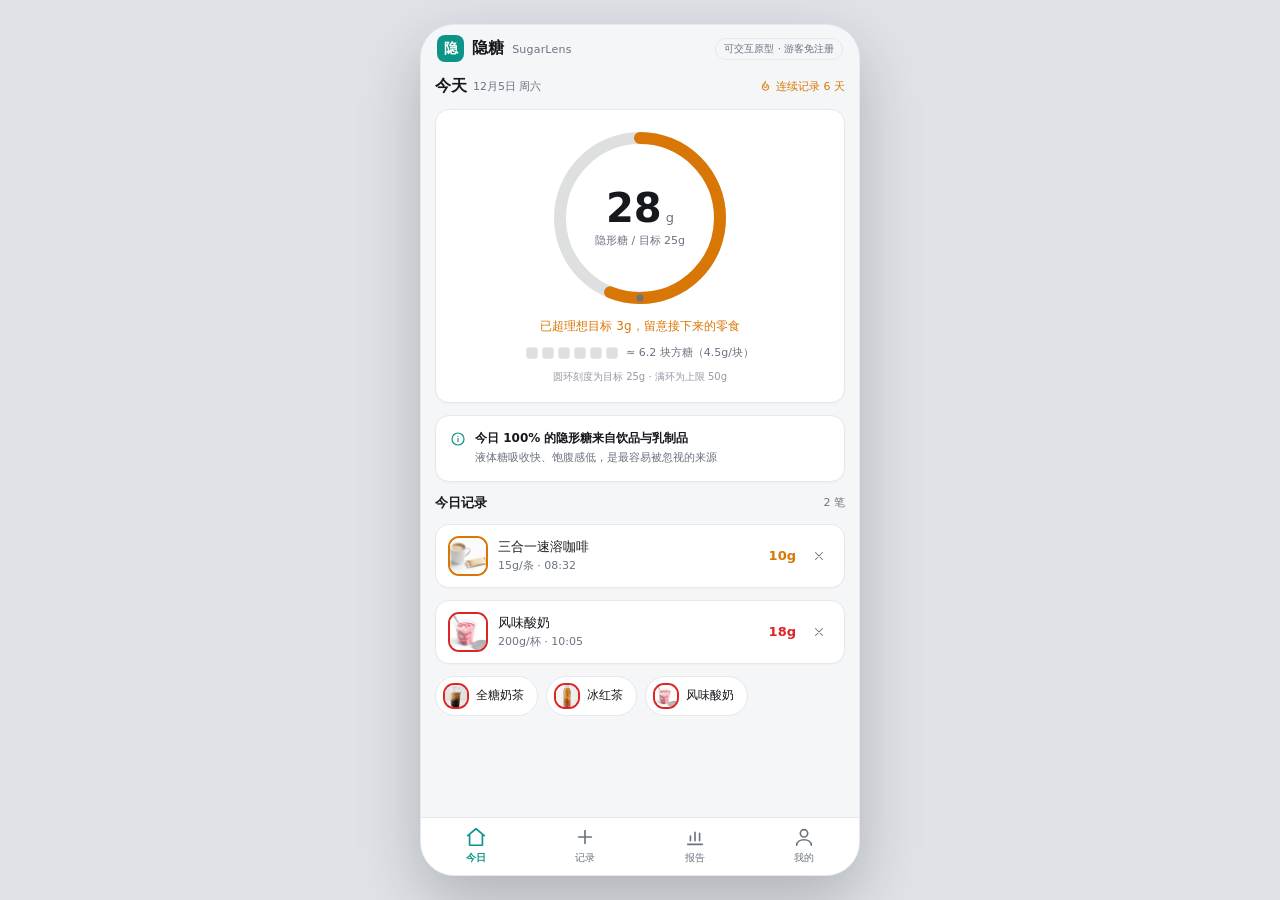
<file: index.html>
<!DOCTYPE html>
<html lang="zh-CN">
<head>
  <meta charset="UTF-8" />
  <meta name="viewport" content="width=device-width, initial-scale=1.0, maximum-scale=1.0, user-scalable=no, viewport-fit=cover" />
  <meta name="theme-color" content="#0d9488" />
  <meta name="description" content="隐糖 SugarLens —— 看见看不见的糖。记录每日隐形糖摄入，换算成方糖，红绿灯预警并给出低糖替代方案。可交互 H5 原型。" />
  <meta name="apple-mobile-web-app-capable" content="yes" />
  <meta name="apple-mobile-web-app-status-bar-style" content="default" />
  <title>隐糖 SugarLens · 每日隐形糖评估</title>
  <link rel="stylesheet" href="styles.css" />
</head>
<body>
  <div id="app">
    <header class="app-bar">
      <div class="brand">
        <span class="brand-mark">隐</span>
        <span class="brand-name">隐糖 <em>SugarLens</em></span>
      </div>
      <span class="demo-tag">可交互原型 · 游客免注册</span>
    </header>

    <main id="content" class="content" aria-live="polite"></main>

    <nav class="tabbar" id="tabbar" aria-label="主导航">
      <button class="tab active" data-action="tab" data-tab="today" aria-label="今日">
        <svg width="22" height="22" viewBox="0 0 24 24" fill="none" stroke="currentColor" stroke-width="1.8" stroke-linecap="round" stroke-linejoin="round"><path d="M3 10.5 12 3l9 7.5M5 9.5V21h14V9.5"/></svg>
        <span>今日</span>
      </button>
      <button class="tab" data-action="tab" data-tab="log" aria-label="记录">
        <svg width="22" height="22" viewBox="0 0 24 24" fill="none" stroke="currentColor" stroke-width="1.8" stroke-linecap="round" stroke-linejoin="round"><path d="M12 5v14M5 12h14"/></svg>
        <span>记录</span>
      </button>
      <button class="tab" data-action="tab" data-tab="report" aria-label="报告">
        <svg width="22" height="22" viewBox="0 0 24 24" fill="none" stroke="currentColor" stroke-width="1.8" stroke-linecap="round" stroke-linejoin="round"><path d="M4 20h16M7 16v-5M12 16V7M17 16v-8"/></svg>
        <span>报告</span>
      </button>
      <button class="tab" data-action="tab" data-tab="me" aria-label="我的">
        <svg width="22" height="22" viewBox="0 0 24 24" fill="none" stroke="currentColor" stroke-width="1.8" stroke-linecap="round" stroke-linejoin="round"><path d="M12 12a4 4 0 1 0 0-8 4 4 0 0 0 0 8ZM4 21c0-4 4-6 8-6s8 2 8 6"/></svg>
        <span>我的</span>
      </button>
    </nav>

    <div id="overlay"></div>
  </div>
  <script src="app.js" defer></script>
</body>
</html>
</file>
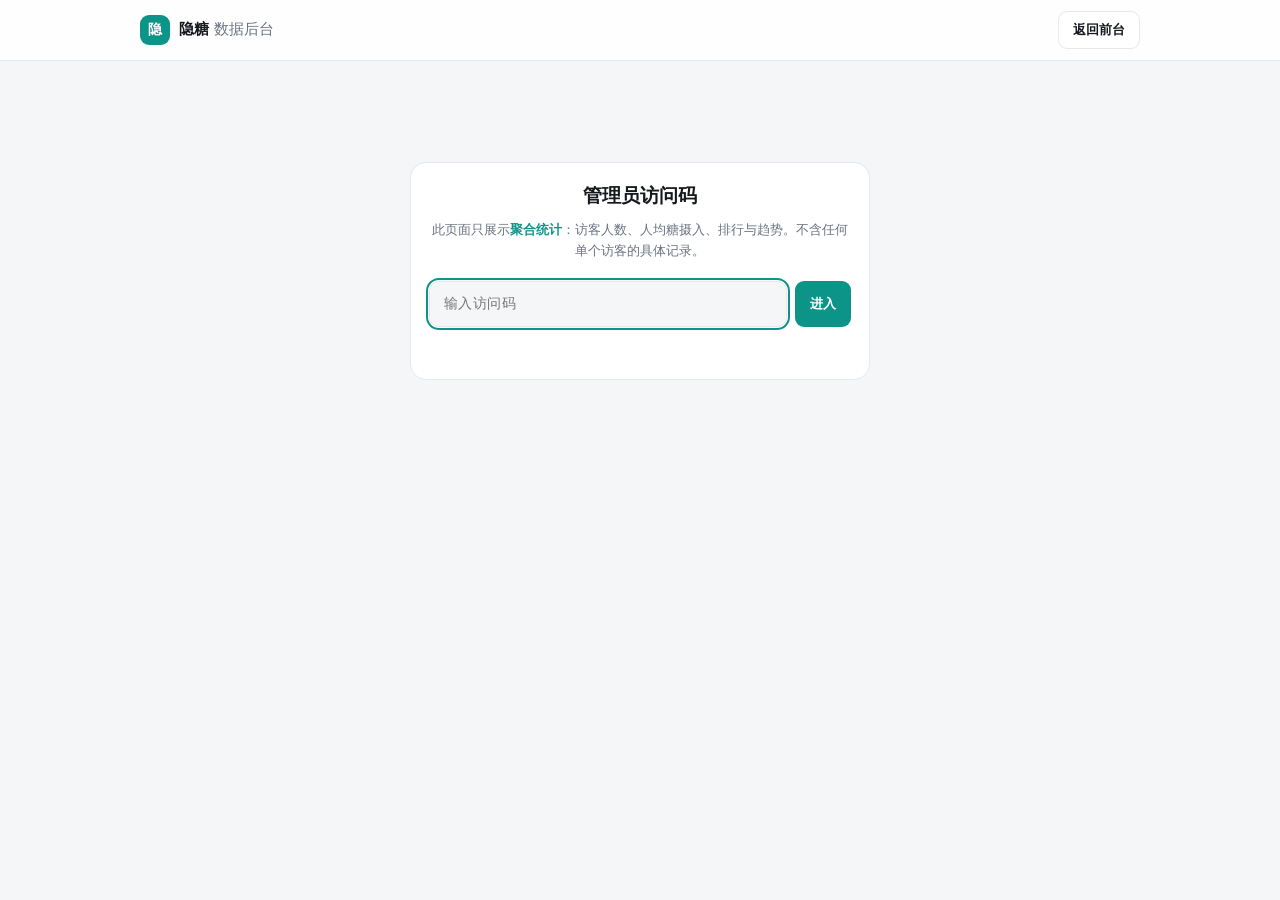
<file: admin.html>
<!DOCTYPE html>
<html lang="zh-CN">
<head>
  <meta charset="UTF-8" />
  <meta name="viewport" content="width=device-width, initial-scale=1.0, viewport-fit=cover" />
  <meta name="theme-color" content="#0d9488" />
  <meta name="description" content="隐糖 SugarLens 数据后台 —— 游客匿名记录的聚合统计：访客规模、人均隐形糖摄入、7 日趋势与高糖来源排行。" />
  <meta name="robots" content="noindex, nofollow" />
  <title>隐糖 · 数据后台</title>
  <link rel="stylesheet" href="admin.css" />
</head>
<body>
  <header class="bar">
    <div class="bar-inner">
      <div class="brand">
        <span class="brand-mark">隐</span>
        <span class="brand-name">隐糖 <em>数据后台</em></span>
      </div>
      <div class="bar-actions">
        <span class="pill" id="scope-chip" hidden>最近 7 天</span>
        <button class="btn ghost" id="reload" type="button" hidden>刷新</button>
        <a class="btn ghost" href="./index.html">返回前台</a>
      </div>
    </div>
  </header>

  <main class="wrap">
    <section class="gate" id="gate">
      <div class="card gate-card">
        <h1 class="gate-title">管理员访问码</h1>
        <p class="gate-sub">此页面只展示<strong>聚合统计</strong>：访客人数、人均糖摄入、排行与趋势。不含任何单个访客的具体记录。</p>
        <form class="gate-form" id="gate-form" autocomplete="off">
          <input class="code" id="code" type="password" inputmode="text" placeholder="输入访问码" aria-label="管理员访问码" />
          <button class="btn primary" type="submit">进入</button>
        </form>
        <p class="gate-msg" id="gate-msg" role="status" aria-live="polite"></p>
      </div>
    </section>

    <section id="board" hidden></section>
  </main>

  <script src="admin.js" defer></script>
</body>
</html>
</file>
<file: styles.css>
/* ===== Nudge design tokens (root variables consumed by business styles) ===== */
:root {
  --site-bg: #f4f6f8;
  --site-fg: #16181d;
  --site-accent: #0d9488;
  --site-on-accent: #ffffff;
  --site-surface: #ffffff;
  --site-muted: #6b7280;
  --site-border: #e6e8ec;
  --site-font: -apple-system, BlinkMacSystemFont, "Segoe UI", "PingFang SC", "Hiragino Sans GB", "Microsoft YaHei", "Noto Sans SC", system-ui, sans-serif;
  --site-radius: 1;
  --site-space: 1;
  --site-type: 1;
  --site-motion: 1;

  /* semantic traffic-light colors (meaningful, theme-stable) */
  --ok: #16a34a;
  --warn: #d97706;
  --bad: #dc2626;
  --ok-bg: color-mix(in srgb, #16a34a 12%, var(--site-surface));
  --warn-bg: color-mix(in srgb, #d97706 13%, var(--site-surface));
  --bad-bg: color-mix(in srgb, #dc2626 11%, var(--site-surface));
  --fg-soft: color-mix(in srgb, var(--site-fg) 78%, var(--site-surface));
  --fg-faint: color-mix(in srgb, var(--site-muted) 72%, var(--site-surface));
  --fill-soft: color-mix(in srgb, var(--site-fg) 8%, var(--site-surface));
  --fill-mid: color-mix(in srgb, var(--site-fg) 14%, var(--site-surface));
  --accent-soft: color-mix(in srgb, var(--site-accent) 12%, var(--site-surface));
  --backdrop: #dfe3e8;
}

@media (prefers-color-scheme: dark) {
  :root {
    --site-bg: #0f1115;
    --site-fg: #e8eaed;
    --site-accent: #2dd4bf;
    --site-on-accent: #04211d;
    --site-surface: #181b20;
    --site-muted: #9aa1ab;
    --site-border: #272b32;
    --ok: #34d399;
    --warn: #fbbf24;
    --bad: #f87171;
    --backdrop: #08090c;
  }
}

* , *::before, *::after { box-sizing: border-box; }
html, body { height: 100%; }
body {
  margin: 0;
  font-family: var(--site-font);
  color: var(--site-fg);
  background: var(--site-bg);
  -webkit-font-smoothing: antialiased;
  -webkit-tap-highlight-color: transparent;
}
button { font: inherit; color: inherit; }
em { font-style: normal; }

/* ===== App shell ===== */
#app {
  position: relative;
  width: 100%;
  max-width: 440px;
  margin: 0 auto;
  height: 100vh;
  height: 100dvh;
  display: flex;
  flex-direction: column;
  background: var(--site-bg);
  overflow: hidden;
}
@media (min-width: 480px) {
  body {
    display: flex;
    align-items: center;
    justify-content: center;
    padding: 24px 0;
    background: var(--backdrop);
  }
  #app {
    height: min(880px, calc(100dvh - 48px));
    border-radius: 34px;
    border: 1px solid var(--site-border);
    box-shadow: 0 24px 64px rgba(0, 0, 0, .22);
  }
}

.app-bar {
  flex-shrink: 0;
  display: flex;
  align-items: center;
  justify-content: space-between;
  gap: 8px;
  padding: calc(env(safe-area-inset-top) + 10px) calc(16px * var(--site-space, 1)) calc(10px * var(--site-space, 1));
  background: var(--site-bg);
}
.brand { display: flex; align-items: center; gap: 8px; min-width: 0; }
.brand-mark {
  width: 27px; height: 27px; border-radius: 8px;
  background: var(--site-accent); color: var(--site-on-accent);
  display: grid; place-items: center; font-size: 14px; font-weight: 700; flex-shrink: 0;
}
.brand-name { font-size: calc(16px * var(--site-type, 1)); font-weight: 700; letter-spacing: .2px; white-space: nowrap; }
.brand-name em { font-size: 11px; font-weight: 500; color: var(--site-muted); margin-left: 2px; }
.demo-tag {
  font-size: 10px; color: var(--site-muted);
  border: 1px solid var(--site-border); border-radius: 999px;
  padding: 3px 8px; white-space: nowrap; flex-shrink: 0;
}

.content {
  flex: 1; min-height: 0; overflow-y: auto; -webkit-overflow-scrolling: touch;
  padding: calc(4px * var(--site-space, 1)) calc(14px * var(--site-space, 1)) calc(22px * var(--site-space, 1));
  scrollbar-width: none;
}
.content::-webkit-scrollbar { display: none; }

.tabbar {
  flex-shrink: 0; display: flex;
  border-top: 1px solid var(--site-border);
  background: var(--site-surface);
  padding-bottom: env(safe-area-inset-bottom);
}
.tab {
  flex: 1; display: flex; flex-direction: column; align-items: center; gap: 3px;
  padding: 8px 0 10px; background: none; border: none; cursor: pointer;
  color: var(--site-muted); transition: color calc(160ms * var(--site-motion, 1)) ease;
}
.tab span { font-size: 10px; }
.tab.active { color: var(--site-accent); }
.tab.active span { font-weight: 600; }
.tab:active { opacity: .6; }

/* ===== Utilities ===== */
.stack { display: flex; flex-direction: column; gap: calc(12px * var(--site-space, 1)); }
.stack.tight { gap: calc(8px * var(--site-space, 1)); }
.row { display: flex; align-items: center; gap: calc(8px * var(--site-space, 1)); }
.row.between { justify-content: space-between; }
.row.center { justify-content: center; }
.row.wrap { flex-wrap: wrap; }
.row.top { align-items: flex-start; }
.grow { flex: 1; min-width: 0; }
.muted { color: var(--site-muted); }
.faint { color: var(--fg-faint); }
.ok { color: var(--ok); }
.warn { color: var(--warn); }
.bad { color: var(--bad); }
.accent { color: var(--site-accent); }
.center-text { text-align: center; }
.section-title { font-size: calc(13px * var(--site-type, 1)); font-weight: 600; }
.page-title { font-size: calc(16px * var(--site-type, 1)); font-weight: 700; }
.tiny { font-size: 10px; }
.small { font-size: 11px; }
.body { font-size: calc(12px * var(--site-type, 1)); line-height: 1.6; }

.card {
  background: var(--site-surface);
  border: 1px solid var(--site-border);
  border-radius: calc(14px * var(--site-radius, 1));
  padding: calc(14px * var(--site-space, 1));
  box-shadow: 0 1px 2px rgba(0, 0, 0, .03);
}

/* ===== Buttons / chips / tags ===== */
.btn-primary {
  width: 100%; padding: 12px 0; border-radius: 999px; border: none;
  background: var(--site-accent); color: var(--site-on-accent);
  font-size: calc(14px * var(--site-type, 1)); font-weight: 600; cursor: pointer;
  transition: transform calc(120ms * var(--site-motion, 1)) ease, filter calc(120ms * var(--site-motion, 1)) ease;
}
.btn-primary:active { transform: scale(.98); filter: brightness(.95); }
.btn-danger { background: var(--bad-bg); color: var(--bad); }
.chip {
  display: inline-flex; align-items: center; gap: 7px;
  padding: 6px 13px 6px 7px; border-radius: 999px; border: 1px solid var(--site-border);
  background: var(--site-surface); font-size: 12px; color: var(--site-fg); cursor: pointer;
  transition: transform calc(120ms * var(--site-motion, 1)) ease;
}
.chip:active { transform: scale(.95); }
.tag {
  padding: 6px 13px; border-radius: 999px; border: 1px solid var(--site-border);
  background: var(--site-surface); font-size: 12px; color: var(--site-muted); cursor: pointer;
  transition: all calc(140ms * var(--site-motion, 1)) ease;
}
.tag.active { background: var(--accent-soft); border-color: var(--site-accent); color: var(--site-accent); font-weight: 600; }
.icon-btn { background: none; border: none; color: var(--site-muted); cursor: pointer; padding: 6px; display: flex; align-items: center; }
.icon-btn:active { opacity: .5; }
.add-btn {
  width: 30px; height: 30px; border-radius: 50%; border: none; flex-shrink: 0;
  background: var(--site-accent); color: var(--site-on-accent);
  display: grid; place-items: center; cursor: pointer;
  transition: transform calc(120ms * var(--site-motion, 1)) ease;
}
.add-btn:active { transform: scale(.9); }

/* ===== Search ===== */
.search {
  width: 100%; padding: 11px 14px; border-radius: calc(12px * var(--site-radius, 1));
  border: 1px solid var(--site-border); background: var(--site-surface);
  color: var(--site-fg); font-size: 13px; outline: none;
}
.search:focus { border-color: var(--site-accent); }
.search::placeholder { color: var(--fg-faint); }

/* ===== Food / entry rows ===== */
.item { display: flex; align-items: center; gap: 10px; padding: 11px 12px; cursor: pointer; }
.item:active { background: var(--fill-soft); }
.thumb { width: var(--sz, 40px); height: var(--sz, 40px); flex: none; overflow: hidden; border-radius: 11px; box-sizing: border-box; border: 2px solid var(--ring, transparent); background: var(--fill-soft); }
.thumb img { display: block; width: 100%; height: 100%; object-fit: cover; }
.item-name { font-size: calc(13px * var(--site-type, 1)); font-weight: 500; }
.item-sub { font-size: 11px; color: var(--site-muted); margin-top: 2px; }
.item-sugar { font-size: 13px; font-weight: 600; flex-shrink: 0; }
.empty { font-size: 12px; color: var(--site-muted); text-align: center; padding: 18px 0; }

/* ===== Gauge ===== */
.gauge-card { display: flex; flex-direction: column; align-items: center; gap: 10px; padding: 18px 14px; }
.gauge { position: relative; width: 180px; height: 180px; }
.gauge-center { position: absolute; inset: 0; display: flex; flex-direction: column; align-items: center; justify-content: center; gap: 5px; }
.gauge-num { font-size: calc(40px * var(--site-type, 1)); font-weight: 700; line-height: 1; }
.gauge-num small { font-size: 13px; font-weight: 400; color: var(--site-muted); }
.gauge-label { font-size: 11px; color: var(--site-muted); }
.ring { transition: stroke-dasharray calc(650ms * var(--site-motion, 1)) ease, stroke calc(300ms * var(--site-motion, 1)) ease; }
.status-msg { font-size: calc(12px * var(--site-type, 1)); font-weight: 500; text-align: center; }
.cubes { display: flex; align-items: center; justify-content: center; gap: 4px; flex-wrap: wrap; }
.cube { width: 12px; height: 12px; border-radius: 3px; background: var(--fill-mid); border: 1px solid var(--site-border); }
.cube-note { font-size: 11px; color: var(--site-muted); margin-left: 4px; }
.gauge-foot { font-size: 10px; color: var(--fg-faint); text-align: center; }

/* ===== Insight / callout ===== */
.insight { display: flex; gap: 9px; align-items: flex-start; }
.insight .ico { color: var(--site-accent); display: flex; margin-top: 1px; flex-shrink: 0; }
.insight-title { font-size: calc(12px * var(--site-type, 1)); font-weight: 600; }
.insight-sub { font-size: 11px; color: var(--site-muted); margin-top: 3px; line-height: 1.5; }
.callout { border-radius: calc(12px * var(--site-radius, 1)); padding: 12px 13px; font-size: calc(12px * var(--site-type, 1)); line-height: 1.65; }
.callout-title { font-weight: 600; margin-bottom: 4px; display: flex; align-items: center; gap: 6px; }
.callout.info { background: var(--accent-soft); color: var(--fg-soft); }
.callout.info .callout-title { color: var(--site-accent); }
.callout.warning { background: var(--warn-bg); color: var(--fg-soft); }
.callout.warning .callout-title { color: var(--warn); }

/* ===== Scan entry cards ===== */
.scan-entry { flex: 1; display: flex; flex-direction: column; gap: 6px; cursor: pointer; }
.scan-entry:active { background: var(--fill-soft); }
.scan-entry .ico { color: var(--site-accent); display: flex; }
.scan-entry .lbl { font-size: calc(13px * var(--site-type, 1)); font-weight: 600; }
.scan-entry .sub { font-size: 10px; color: var(--site-muted); }

/* ===== Report ===== */
.stats { display: flex; padding: 16px 0; }
.stat { flex: 1; text-align: center; }
.stat + .stat { border-left: 1px solid var(--site-border); }
.stat-v { font-size: calc(21px * var(--site-type, 1)); font-weight: 700; }
.stat-l { font-size: 11px; color: var(--site-muted); margin-top: 3px; }
.chart { position: relative; height: 166px; margin-top: 12px; }
.chart-line { position: absolute; left: 0; right: 0; border-top: 1px dashed var(--site-border); }
.chart-line span { position: absolute; right: 0; top: -13px; font-size: 9px; color: var(--fg-faint); }
.bars { position: absolute; left: 0; right: 0; bottom: 26px; height: 140px; display: flex; align-items: flex-end; gap: 6px; z-index: 1; }
.bar-col { flex: 1; height: 100%; display: flex; flex-direction: column; align-items: center; justify-content: flex-end; }
.bar-val { font-size: 10px; color: var(--fg-soft); margin-bottom: 2px; }
.bar { width: 68%; max-width: 26px; border-radius: 4px 4px 0 0; transition: height calc(500ms * var(--site-motion, 1)) ease; }
.bar-labels { position: absolute; left: 0; right: 0; bottom: 0; display: flex; gap: 6px; }
.bar-labels div { flex: 1; text-align: center; font-size: 10px; color: var(--site-muted); }
.bar-labels div.today { color: var(--site-accent); font-weight: 600; }
.src + .src { margin-top: 12px; }
.src-head { display: flex; justify-content: space-between; align-items: center; }
.src-name { font-size: calc(12px * var(--site-type, 1)); }
.src-rank { color: var(--fg-faint); margin-right: 6px; }
.src-val { font-size: 11px; color: var(--site-muted); }
.src-bar { height: 6px; border-radius: 999px; background: var(--fill-soft); margin-top: 5px; overflow: hidden; }
.src-fill { height: 100%; border-radius: 999px; transition: width calc(550ms * var(--site-motion, 1)) ease; }

/* ===== Profile / me ===== */
.avatar { width: 46px; height: 46px; border-radius: 50%; background: var(--site-accent); color: var(--site-on-accent); display: grid; place-items: center; font-size: 19px; font-weight: 700; flex-shrink: 0; }
.menu-row { display: flex; align-items: center; padding: 13px 14px; cursor: pointer; }
.menu-row:active { background: var(--fill-soft); }
.menu-row .grow { font-size: calc(13px * var(--site-type, 1)); }
.menu-row .val { font-size: 11px; color: var(--site-muted); }
.menu-row .chev { color: var(--fg-faint); display: flex; margin-left: 4px; }
.switch { width: 44px; height: 25px; border-radius: 999px; background: var(--fill-mid); position: relative; cursor: pointer; border: none; flex-shrink: 0; transition: background calc(180ms * var(--site-motion, 1)) ease; }
.switch.on { background: var(--site-accent); }
.switch::after { content: ""; position: absolute; top: 2.5px; left: 2.5px; width: 20px; height: 20px; border-radius: 50%; background: #fff; box-shadow: 0 1px 3px rgba(0, 0, 0, .25); transition: transform calc(180ms * var(--site-motion, 1)) ease; }
.switch.on::after { transform: translateX(19px); }

/* ===== Pills ===== */
.pill { display: inline-flex; align-items: center; font-size: 11px; padding: 3px 10px; border-radius: 999px; background: var(--fill-soft); color: var(--site-muted); }
.pill.ok { background: var(--ok-bg); color: var(--ok); }
.pill.warn { background: var(--warn-bg); color: var(--warn); }
.pill.bad { background: var(--bad-bg); color: var(--bad); }
.pill.accent { background: var(--accent-soft); color: var(--site-accent); }
.divider { height: 1px; background: var(--site-border); margin: 13px 0; }

/* ===== Overlays ===== */
#overlay { position: absolute; inset: 0; pointer-events: none; z-index: 30; }
#overlay > * { pointer-events: auto; }
.scrim { position: absolute; inset: 0; background: rgba(0, 0, 0, .45); animation: fade calc(180ms * var(--site-motion, 1)) ease-out; }
.sheet {
  position: absolute; left: 0; right: 0; bottom: 0; z-index: 31;
  background: var(--site-bg); border-radius: 20px 20px 0 0;
  padding: 12px 16px calc(20px + env(safe-area-inset-bottom));
  max-height: 82%; overflow-y: auto; scrollbar-width: none;
  animation: sheet-up calc(240ms * var(--site-motion, 1)) cubic-bezier(.22, 1, .36, 1);
}
.sheet::-webkit-scrollbar { display: none; }
.sheet-handle { width: 38px; height: 4px; border-radius: 999px; background: var(--fill-mid); margin: 0 auto 14px; }
.detail-name { font-size: calc(17px * var(--site-type, 1)); font-weight: 700; }
.detail-sugar { font-size: calc(30px * var(--site-type, 1)); font-weight: 700; line-height: 1; }
.detail-unit { font-size: 12px; color: var(--site-muted); }

.scan {
  position: absolute; inset: 0; z-index: 40; background: var(--site-bg);
  display: flex; flex-direction: column;
  padding: calc(env(safe-area-inset-top) + 16px) 16px calc(16px + env(safe-area-inset-bottom));
  animation: fade calc(180ms * var(--site-motion, 1)) ease-out;
}
.scan-title { font-size: calc(15px * var(--site-type, 1)); font-weight: 700; }
.viewfinder { flex: 1; min-height: 240px; border-radius: 16px; background: var(--fill-soft); position: relative; overflow: hidden; }
.corner { position: absolute; width: 22px; height: 22px; }
.scanline { position: absolute; left: 16px; right: 16px; height: 2px; background: var(--site-accent); box-shadow: 0 0 8px var(--site-accent); animation: scanmove calc(1600ms * var(--site-motion, 1)) ease-in-out infinite alternate; }
.scan-body { flex: 1; overflow-y: auto; scrollbar-width: none; margin-top: 14px; }
.scan-body::-webkit-scrollbar { display: none; }
.nutri-row { display: flex; justify-content: space-between; padding: 7px 0; font-size: 12px; }
.nutri-row + .nutri-row { border-top: 1px solid var(--site-border); }
.nutri-row.head { color: var(--site-muted); }
.nutri-row.hl { font-weight: 600; }

.toast {
  position: absolute; top: calc(env(safe-area-inset-top) + 54px); left: 12px; right: 12px; z-index: 50;
  background: var(--site-surface); border: 1px solid var(--site-border); border-radius: 12px;
  padding: 10px 12px; display: flex; align-items: center; gap: 8px;
  box-shadow: 0 8px 26px rgba(0, 0, 0, .16);
  animation: toast-in calc(220ms * var(--site-motion, 1)) cubic-bezier(.22, 1, .36, 1);
}
.toast .check { color: var(--ok); display: flex; flex-shrink: 0; }
.toast-msg { flex: 1; font-size: 12px; min-width: 0; }
.toast-undo { background: none; border: none; color: var(--site-accent); font-size: 12px; font-weight: 600; cursor: pointer; padding: 0; flex-shrink: 0; }

.info-card {
  position: absolute; left: 24px; right: 24px; top: 50%; transform: translateY(-50%); z-index: 31;
  background: var(--site-bg); border: 1px solid var(--site-border); border-radius: calc(16px * var(--site-radius, 1));
  padding: 18px; animation: fade calc(180ms * var(--site-motion, 1)) ease-out;
}
.info-title { font-size: calc(15px * var(--site-type, 1)); font-weight: 700; margin-bottom: 8px; }
.info-body { font-size: calc(12px * var(--site-type, 1)); line-height: 1.7; color: var(--fg-soft); }

.fade-in { animation: fade calc(200ms * var(--site-motion, 1)) ease-out; }
@keyframes fade { from { opacity: 0; } to { opacity: 1; } }
@keyframes sheet-up { from { transform: translateY(100%); } to { transform: none; } }
@keyframes toast-in { from { opacity: 0; transform: translateY(-10px); } to { opacity: 1; transform: none; } }
@keyframes scanmove { 0% { top: 10%; } 100% { top: 86%; } }

@media (prefers-reduced-motion: reduce) {
  *, *::before, *::after { animation-duration: .001ms !important; animation-iteration-count: 1 !important; transition-duration: .001ms !important; }
}
</file>
<file: admin.css>
/* ===== Nudge design tokens (same contract as the visitor app) ===== */
:root {
  --site-bg: #f4f6f8;
  --site-fg: #16181d;
  --site-accent: #0d9488;
  --site-on-accent: #ffffff;
  --site-surface: #ffffff;
  --site-muted: #6b7280;
  --site-border: #e6e8ec;
  --site-font: -apple-system, BlinkMacSystemFont, "Segoe UI", "PingFang SC", "Hiragino Sans GB", "Microsoft YaHei", "Noto Sans SC", system-ui, sans-serif;
  --site-radius: 1;
  --site-space: 1;
  --site-type: 1;
  --site-motion: 1;

  --ok: #16a34a;
  --warn: #d97706;
  --bad: #dc2626;
  --ok-bg: color-mix(in srgb, #16a34a 12%, var(--site-surface));
  --warn-bg: color-mix(in srgb, #d97706 13%, var(--site-surface));
  --bad-bg: color-mix(in srgb, #dc2626 11%, var(--site-surface));
  --accent-soft: color-mix(in srgb, var(--site-accent) 12%, var(--site-surface));
  --fg-soft: color-mix(in srgb, var(--site-fg) 78%, var(--site-surface));
  --fg-faint: color-mix(in srgb, var(--site-muted) 72%, var(--site-surface));
  --fill-soft: color-mix(in srgb, var(--site-fg) 8%, var(--site-surface));
  --fill-mid: color-mix(in srgb, var(--site-fg) 14%, var(--site-surface));
}

@media (prefers-color-scheme: dark) {
  :root {
    --site-bg: #0f1115;
    --site-fg: #e8eaed;
    --site-accent: #2dd4bf;
    --site-on-accent: #04211d;
    --site-surface: #181b20;
    --site-muted: #9aa1ab;
    --site-border: #272b32;
    --ok: #34d399;
    --warn: #fbbf24;
    --bad: #f87171;
    --fill-soft: color-mix(in srgb, var(--site-fg) 10%, var(--site-surface));
    --fill-mid: color-mix(in srgb, var(--site-fg) 18%, var(--site-surface));
  }
}

* { box-sizing: border-box; }
/* Component display rules outrank the UA [hidden] rule, so hide it explicitly. */
[hidden] { display: none !important; }
html { -webkit-text-size-adjust: 100%; }
body {
  margin: 0;
  background: var(--site-bg);
  color: var(--site-fg);
  font-family: var(--site-font);
  font-size: calc(14px * var(--site-type, 1));
  line-height: 1.55;
}

.bar {
  position: sticky; top: 0; z-index: 10;
  background: color-mix(in srgb, var(--site-surface) 88%, transparent);
  backdrop-filter: saturate(180%) blur(12px);
  border-bottom: 1px solid var(--site-border);
  padding: calc(env(safe-area-inset-top) + 11px) 0 11px;
}
.bar-inner {
  max-width: 1040px; margin: 0 auto; padding: 0 calc(20px * var(--site-space, 1));
  display: flex; align-items: center; justify-content: space-between; gap: 12px;
}
.brand { display: flex; align-items: center; gap: 9px; }
.brand-mark {
  width: 30px; height: 30px; border-radius: calc(9px * var(--site-radius, 1));
  display: grid; place-items: center;
  background: var(--site-accent); color: var(--site-on-accent);
  font-size: calc(14px * var(--site-type, 1)); font-weight: 700;
}
.brand-name { font-size: calc(15px * var(--site-type, 1)); font-weight: 700; white-space: nowrap; }
.brand-name em { font-style: normal; font-weight: 500; color: var(--site-muted); }
.bar-actions { display: flex; align-items: center; gap: calc(8px * var(--site-space, 1)); }

.wrap { max-width: 1040px; margin: 0 auto; padding: calc(20px * var(--site-space, 1)) calc(20px * var(--site-space, 1)) calc(48px * var(--site-space, 1)); }

.btn {
  font: inherit; font-size: calc(13px * var(--site-type, 1)); font-weight: 600;
  border-radius: calc(9px * var(--site-radius, 1)); padding: 8px 14px;
  border: 1px solid var(--site-border); background: var(--site-surface); color: var(--site-fg);
  cursor: pointer; text-decoration: none; display: inline-flex; align-items: center; gap: 6px;
  transition: transform calc(120ms * var(--site-motion, 1)) ease, filter calc(120ms * var(--site-motion, 1)) ease, background calc(140ms * var(--site-motion, 1)) ease;
}
.btn:hover { background: var(--fill-soft); }
.btn:active { transform: scale(.97); }
.btn.primary { background: var(--site-accent); color: var(--site-on-accent); border-color: transparent; }
.btn.primary:hover { filter: brightness(1.06); }
.btn:disabled { opacity: .55; cursor: progress; transform: none; }

.card {
  background: var(--site-surface);
  border: 1px solid var(--site-border);
  border-radius: calc(16px * var(--site-radius, 1));
  padding: calc(18px * var(--site-space, 1));
}

.pill {
  font-size: calc(11.5px * var(--site-type, 1)); font-weight: 600;
  padding: 4px 10px; border-radius: 999px;
  background: var(--fill-soft); color: var(--site-muted); white-space: nowrap;
}
.pill.ok { background: var(--ok-bg); color: var(--ok); }
.pill.warn { background: var(--warn-bg); color: var(--warn); }
.pill.bad { background: var(--bad-bg); color: var(--bad); }

/* ===== access gate ===== */
.gate { display: grid; place-items: center; padding: clamp(24px, 9vh, 96px) 0; }
.gate-card { width: min(460px, 100%); text-align: center; }
.gate-title { margin: 0 0 8px; font-size: calc(19px * var(--site-type, 1)); font-weight: 700; }
.gate-sub { margin: 0 0 20px; font-size: calc(12.5px * var(--site-type, 1)); color: var(--site-muted); line-height: 1.7; }
.gate-sub strong { color: var(--site-accent); }
.gate-form { display: flex; gap: 8px; }
.code {
  flex: 1; min-width: 0; font: inherit; font-size: calc(14px * var(--site-type, 1));
  padding: 11px 14px; border-radius: calc(10px * var(--site-radius, 1));
  border: 1px solid var(--site-border); background: var(--site-bg); color: var(--site-fg);
  letter-spacing: .4px;
}
.code:focus { outline: 2px solid var(--site-accent); outline-offset: 1px; }
.gate-msg { margin: 14px 0 0; min-height: 20px; font-size: calc(12.5px * var(--site-type, 1)); color: var(--bad); }
.gate-msg.info { color: var(--site-muted); }
.gate-msg.bad { color: var(--bad); }
.gate-msg.warn { color: var(--warn); }
.shake { animation: shake calc(360ms * var(--site-motion, 1)) ease; }
@keyframes shake { 0%,100% { transform: translateX(0) } 25% { transform: translateX(-6px) } 75% { transform: translateX(6px) } }

/* ===== dashboard ===== */
.head { display: flex; align-items: flex-end; justify-content: space-between; gap: 12px; flex-wrap: wrap; margin-bottom: calc(16px * var(--site-space, 1)); }
.head h1 { margin: 0; font-size: calc(21px * var(--site-type, 1)); font-weight: 700; }
.head p { margin: 5px 0 0; font-size: calc(12.5px * var(--site-type, 1)); color: var(--site-muted); }

.kpis { display: grid; grid-template-columns: repeat(auto-fit, minmax(174px, 1fr)); gap: calc(12px * var(--site-space, 1)); }
.kpi { display: flex; flex-direction: column; gap: 4px; }
.kpi-l { font-size: calc(12px * var(--site-type, 1)); color: var(--site-muted); }
.kpi-v { font-size: calc(28px * var(--site-type, 1)); font-weight: 700; line-height: 1.15; letter-spacing: -.4px; }
.kpi-v small { font-size: calc(13px * var(--site-type, 1)); font-weight: 500; color: var(--site-muted); margin-left: 3px; }
.kpi-n { font-size: calc(11.5px * var(--site-type, 1)); color: var(--fg-faint); }

.grid { display: grid; grid-template-columns: 1.25fr 1fr; gap: calc(14px * var(--site-space, 1)); margin-top: calc(14px * var(--site-space, 1)); }
.panel-title { margin: 0 0 3px; font-size: calc(14px * var(--site-type, 1)); font-weight: 700; }
.panel-sub { margin: 0 0 calc(15px * var(--site-space, 1)); font-size: calc(11.5px * var(--site-type, 1)); color: var(--site-muted); }

/* trend */
.trend { display: flex; align-items: flex-end; gap: calc(8px * var(--site-space, 1)); height: 168px; }
.trend .col { flex: 1; display: flex; flex-direction: column; align-items: center; gap: 7px; height: 100%; justify-content: flex-end; min-width: 0; }
.trend .val { font-size: calc(11px * var(--site-type, 1)); font-weight: 600; color: var(--fg-soft); }
.trend .track { width: 100%; max-width: 46px; flex: 1; display: flex; align-items: flex-end; }
.trend .bar {
  width: 100%; border-radius: calc(7px * var(--site-radius, 1)) calc(7px * var(--site-radius, 1)) 3px 3px;
  background: linear-gradient(180deg, var(--site-accent), color-mix(in srgb, var(--site-accent) 55%, var(--site-surface)));
  transition: height calc(520ms * var(--site-motion, 1)) cubic-bezier(.22,.7,.3,1);
}
.trend .bar.over { background: linear-gradient(180deg, var(--warn), color-mix(in srgb, var(--warn) 50%, var(--site-surface))); }
.trend .lbl { font-size: calc(10.5px * var(--site-type, 1)); color: var(--site-muted); white-space: nowrap; }
.goal-line { position: relative; border-top: 1px dashed color-mix(in srgb, var(--site-muted) 55%, transparent); margin: 9px 0 0; padding-top: 5px; font-size: calc(10.5px * var(--site-type, 1)); color: var(--fg-faint); }

/* ranked rows */
.rank { display: flex; flex-direction: column; gap: calc(11px * var(--site-space, 1)); }
.rank-row { display: grid; grid-template-columns: 20px 1fr auto; align-items: center; gap: 10px; }
.rank-i { font-size: calc(11.5px * var(--site-type, 1)); font-weight: 700; color: var(--fg-faint); text-align: center; }
.rank-mid { min-width: 0; }
.rank-name { font-size: calc(13px * var(--site-type, 1)); font-weight: 600; display: flex; align-items: center; gap: 7px; }
.rank-name .tag { font-size: calc(10px * var(--site-type, 1)); font-weight: 500; color: var(--site-muted); background: var(--fill-soft); padding: 1px 6px; border-radius: 5px; }
.rank-track { height: 7px; border-radius: 999px; background: var(--fill-mid); margin-top: 6px; overflow: hidden; }
.rank-fill {
  height: 100%; border-radius: 999px; background: var(--site-accent);
  transition: width calc(560ms * var(--site-motion, 1)) cubic-bezier(.22,.7,.3,1);
}
.rank-fill.c1 { background: var(--site-accent); }
.rank-fill.c2 { background: #3b82f6; }
.rank-fill.c3 { background: #f59e0b; }
.rank-fill.c4 { background: #8b5cf6; }
.rank-fill.c5 { background: #22c55e; }
.rank-end { text-align: right; font-size: calc(12px * var(--site-type, 1)); font-variant-numeric: tabular-nums; }
.rank-end b { display: block; font-size: calc(13.5px * var(--site-type, 1)); font-weight: 700; }
.rank-end span { color: var(--site-muted); font-size: calc(11px * var(--site-type, 1)); }

/* rates */
.rates { display: flex; flex-direction: column; gap: calc(14px * var(--site-space, 1)); }
.rate-top { display: flex; justify-content: space-between; align-items: baseline; font-size: calc(12.5px * var(--site-type, 1)); }
.rate-top b { font-size: calc(17px * var(--site-type, 1)); font-weight: 700; font-variant-numeric: tabular-nums; }
.rate-track { height: 9px; border-radius: 999px; background: var(--fill-mid); margin-top: 7px; overflow: hidden; }
.rate-fill { height: 100%; border-radius: 999px; transition: width calc(560ms * var(--site-motion, 1)) ease; }
.rate-fill.ok { background: var(--ok); }
.rate-fill.warn { background: var(--warn); }
.rate-fill.bad { background: var(--bad); }

.split { display: grid; grid-template-columns: 1fr 1fr; gap: 12px; margin-top: 4px; }
.split-cell { background: var(--fill-soft); border-radius: calc(11px * var(--site-radius, 1)); padding: 12px 13px; }
.split-v { font-size: calc(19px * var(--site-type, 1)); font-weight: 700; }
.split-l { font-size: calc(11.5px * var(--site-type, 1)); color: var(--site-muted); }

.note { margin-top: calc(14px * var(--site-space, 1)); font-size: calc(11.5px * var(--site-type, 1)); color: var(--fg-faint); line-height: 1.75; }
.note b { color: var(--site-muted); font-weight: 600; }
.empty { text-align: center; color: var(--site-muted); font-size: calc(13px * var(--site-type, 1)); padding: 26px 0; line-height: 1.8; }
.loading { color: var(--site-muted); font-size: calc(13px * var(--site-type, 1)); padding: 30px 0; text-align: center; }

.fade { animation: fade calc(300ms * var(--site-motion, 1)) ease both; }
@keyframes fade { from { opacity: 0; transform: translateY(7px) } to { opacity: 1; transform: none } }

@media (max-width: 760px) {
  .grid { grid-template-columns: 1fr; }
  .wrap { padding: calc(15px * var(--site-space, 1)) calc(14px * var(--site-space, 1)) 40px; }
  .bar-inner { padding: 0 calc(14px * var(--site-space, 1)); }
  .kpis { grid-template-columns: 1fr 1fr; }
  .kpi-v { font-size: calc(23px * var(--site-type, 1)); }
  .trend { height: 140px; }
}

@media (prefers-reduced-motion: reduce) {
  * { animation-duration: 1ms !important; transition-duration: 1ms !important; }
}
</file>
